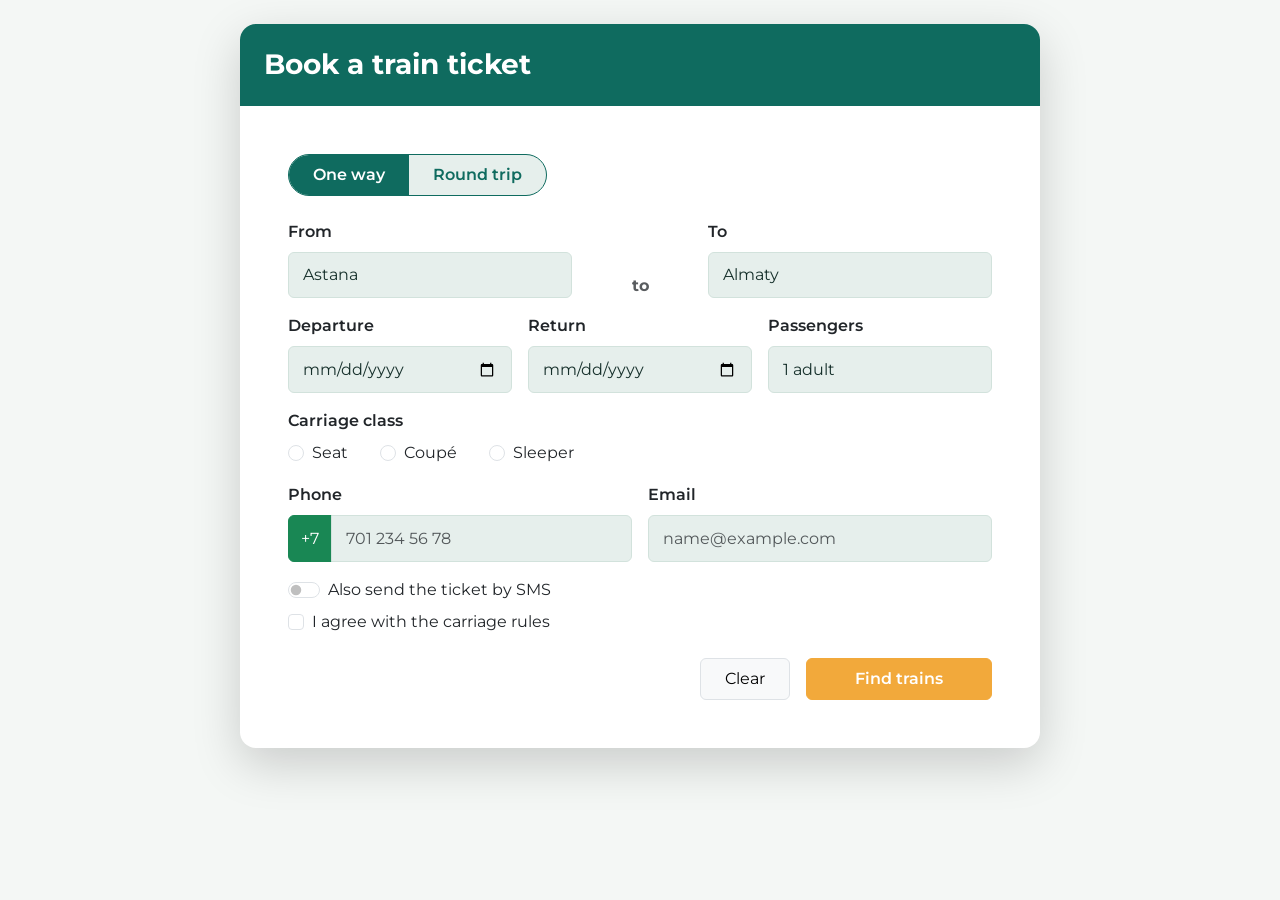
<file: index.html>
<!DOCTYPE html>
<html lang="en">
<head>
    <meta charset="UTF-8">
    <meta name="viewport" content="width=device-width, initial-scale=1">
    <title>Qosshy alga 03</title>
    <link rel="preconnect" href="https://fonts.googleapis.com">
    <link rel="preconnect" href="https://fonts.gstatic.com" crossorigin>
    <link href="https://fonts.googleapis.com/css2?family=Montserrat:wght@400;500;600;700&display=swap" rel="stylesheet">
    <link href="https://cdn.jsdelivr.net/npm/bootstrap@5.3.3/dist/css/bootstrap.min.css" rel="stylesheet" integrity="sha384-QWTKZyjpPEjISv5WaRU9OFeRpok6YctnYmDr5pNlyT2bRjXh0JMhjY6hW+ALEwIH" crossorigin="anonymous">
    <link rel="stylesheet" href="css/style.css">
</head>
<body>
<div class="container my-4 rounded-4 shadow-lg p-0 overflow-hidden">
    <div class="title text-white p-4">
        <h1 class="h3 mb-0 fw-bold">Book a train ticket</h1>
    </div>
    <div class="form-wrapper p-4 p-md-5">
        <form>
            <div class="mb-4">
                <div class="btn-group trip-type-group rounded-pill" role="group" aria-label="Trip type" style="background-color: #E6EFEC;">
                    <input type="radio" class="btn-check" name="tripType" id="oneway" autocomplete="off" checked>
                    <label class="btn px-4 py-2 rounded-pill" for="oneway">One way</label>

                    <input type="radio" class="btn-check" name="tripType" id="roundtrip" autocomplete="off">
                    <label class="btn px-4 py-2 rounded-pill" for="roundtrip">Round trip</label>
                </div>
            </div>

            <div class="row mb-3 g-3 align-items-end">
                <div class="col-12 col-md-5">
                    <label for="from" class="form-label fw-semibold text-dark">From</label>
                    <input type="text" class="form-control" id="from" value="Astana" required>
                </div>
                <div class="col-12 col-md-2 text-center d-none d-md-block text-muted">
                    <span class="fw-bold">to</span>
                </div>
                <div class="col-12 col-md-5">
                    <label for="to" class="form-label fw-semibold text-dark">To</label>
                    <input type="text" class="form-control" id="to" value="Almaty" required>
                </div>
            </div>

            <div class="row mb-3 g-3">
                <div class="col-12 col-md-4">
                    <label for="departure" class="form-label fw-semibold text-dark">Departure</label>
                    <input type="date" class="form-control" id="departure" required>
                </div>

                <div class="col-12 col-md-4">
                    <label for="return" class="form-label fw-semibold text-dark">Return</label>
                    <input type="date" class="form-control" id="return" required>
                </div>

                <div class="col">
                    <label for="passengers" class="form-label fw-semibold text-dark">Passengers</label>
                    <select class="form-select" id="passengers">
                        <option selected>1 adult</option>
                        <option>2 adults</option>
                        <option>3 adults</option>
                        <option>4 adults</option>
                        <option>5 adults</option>
                        <option>6 adults</option>
                    </select>
                </div>
            </div>

            <div class="mb-3">
                <label class="form-label fw-semibold d-block text-dark">Carriage class</label>
                <div class="row g-2">
                    <div class="col-auto me-4">
                        <div class="form-check">
                            <input type="radio" id="seat" class="form-check-input" name="carriageClass" required>
                            <label for="seat" class="form-check-label text-dark">Seat</label>
                        </div>
                    </div>
                    <div class="col-auto me-4">
                        <div class="form-check">
                            <input type="radio" id="coupe" class="form-check-input" name="carriageClass" required>
                            <label for="coupe" class="form-check-label text-dark">Coupé</label>
                        </div>
                    </div>
                    <div class="col-auto">
                        <div class="form-check">
                            <input type="radio" id="sleeper" class="form-check-input" name="carriageClass" required>
                            <label for="sleeper" class="form-check-label text-dark">Sleeper</label>
                        </div>
                    </div>
                </div>
            </div>

            <div class="row mb-3 g-3">
                <div class="col-12 col-md-6">
                    <label for="phone" class="form-label fw-semibold text-dark">Phone</label>
                    <div class="input-group">
                        <span class="input-group-text bg-success text-white border-success">+7</span>
                        <input type="tel" class="form-control" id="phone" placeholder="701 234 56 78" required>
                    </div>
                </div>

                <div class="col-12 col-md-6">
                    <label for="email" class="form-label fw-semibold text-dark">Email</label>
                    <input type="text" class="form-control" id="email" placeholder="name@example.com" required>
                </div>
            </div>

            <div class="mb-4">
                <div class="form-check form-switch mb-2">
                    <input class="form-check-input" type="checkbox" role="switch" id="switchStandard">
                    <label class="form-check-label text-dark" for="switchStandard">Also send the ticket by SMS</label>
                </div>
                <div class="form-check">
                    <input class="form-check-input" type="checkbox" id="rulesAgreement" required>
                    <label class="form-check-label text-dark" for="rulesAgreement">I agree with the carriage rules</label>
                </div>
            </div>

            <div class="d-flex flex-column flex-md-row gap-3 justify-content-end">
                <button type="reset" class="btn btn-light border px-4 py-2 order-2 order-md-1">Clear</button>
                <button type="submit" class="btn btn-warning text-white fw-semibold px-5 py-2 order-1 order-md-2 btn-submit">Find trains</button>
            </div>

        </form>
    </div>
</div>

<script src="https://cdn.jsdelivr.net/npm/bootstrap@5.3.3/dist/js/bootstrap.bundle.min.js" integrity="sha384-YvpcrYf0tY3lHB60NNkmXc5s9fDVZLESaAA55NDzOxhy9GkcIdslK1eN7N6jIeHz" crossorigin="anonymous"></script>
</body>
</html>
</file>
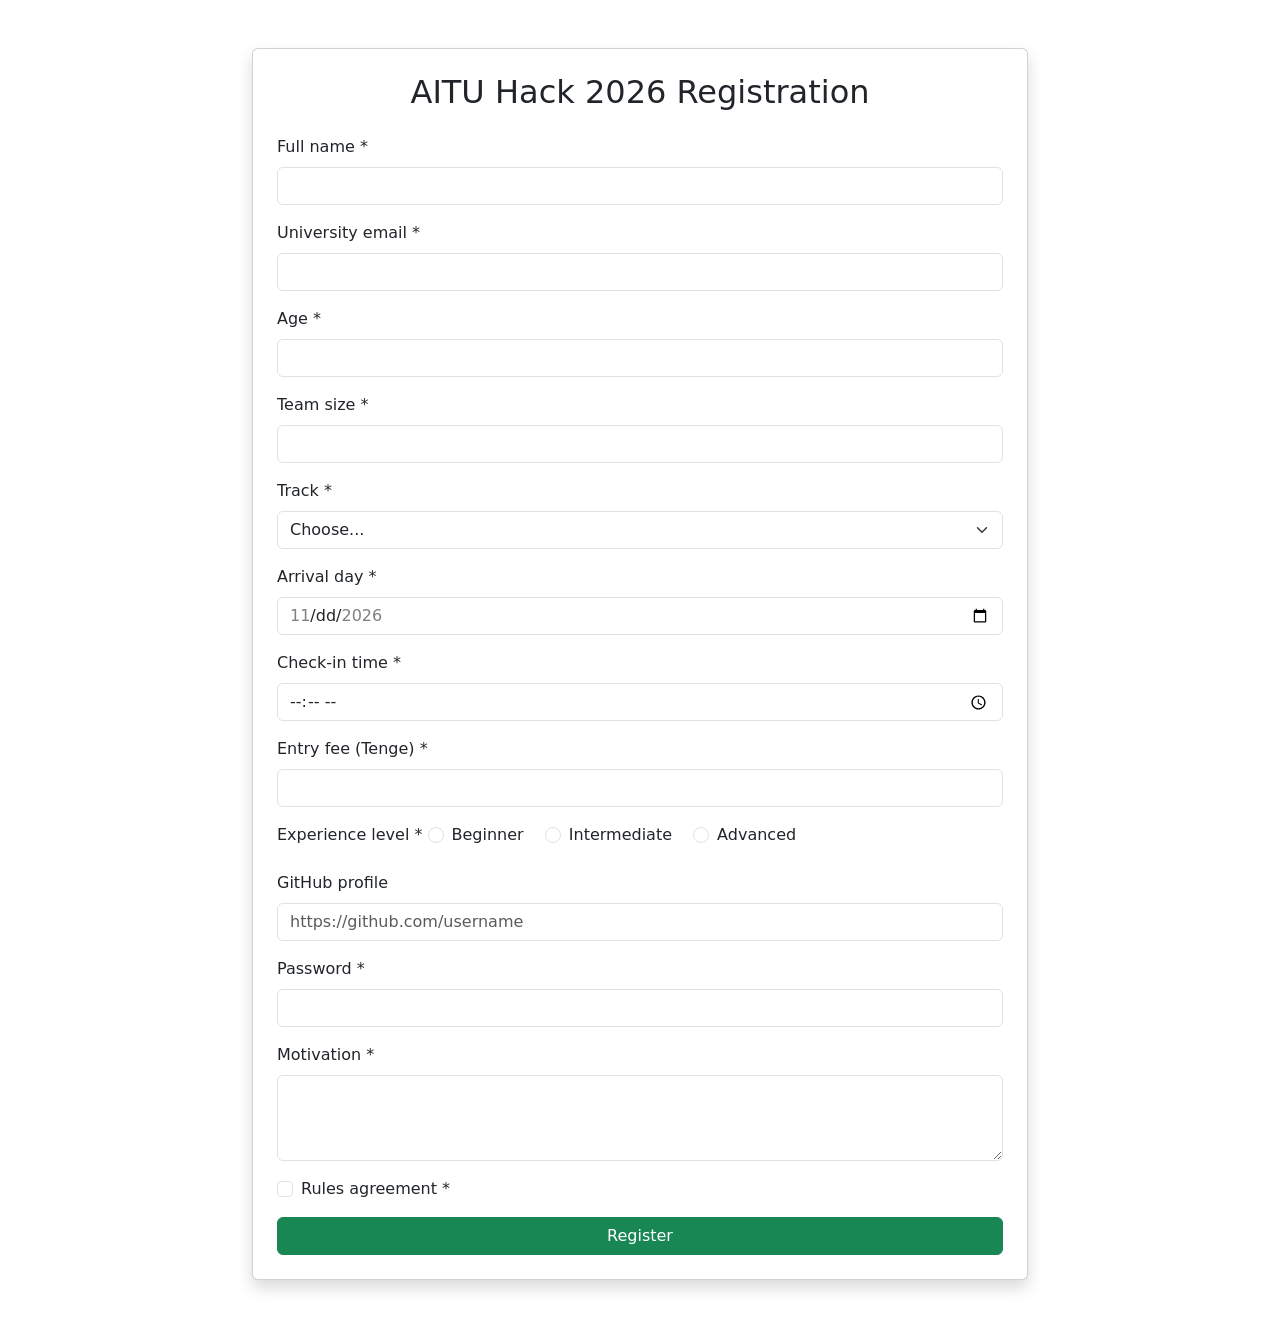
<file: task2.html>
<!DOCTYPE html>
<html lang="en">
<head>
    <meta charset="UTF-8">
    <meta name="viewport" content="width=device-width, initial-scale=1">
    <title>AITU Hack 2026 - Registration</title>
    <link href="https://cdn.jsdelivr.net/npm/bootstrap@5.3.3/dist/css/bootstrap.min.css" rel="stylesheet">
    <style>
        input:user-invalid ~ .invalid-feedback,
        select:user-invalid ~ .invalid-feedback,
        textarea:user-invalid ~ .invalid-feedback {
            display: block;
        }
    </style>
</head>
<body>
    <div class="container my-5" style="max-width: 800px;">
        <div class="card shadow p-4">
            <h2 class="mb-4 text-center">AITU Hack 2026 Registration</h2>
            <form>
                <div class="mb-3">
                    <label class="form-label">Full name *</label>
                    <input type="text" class="form-control" minlength="2" maxlength="40" required>
                    <div class="invalid-feedback">Name must be between 2 and 40 characters.</div>
                </div>
                <div class="mb-3">
                    <label class="form-label">University email *</label>
                    <input type="email" class="form-control" required>
                    <div class="invalid-feedback">Please enter a valid email address.</div>
                </div>
                <div class="mb-3">
                    <label class="form-label">Age *</label>
                    <input type="number" class="form-control" min="16" max="30" step="1" required>
                    <div class="invalid-feedback">Age must be a whole number between 16 and 30.</div>
                </div>
                <div class="mb-3">
                    <label class="form-label">Team size *</label>
                    <input type="number" class="form-control" min="1" max="4" step="1" required>
                    <div class="invalid-feedback">Team size must be from 1 to 4 members.</div>
                </div>
                <div class="mb-3">
                    <label class="form-label">Track *</label>
                    <select class="form-select" required>
                        <option value="" selected disabled>Choose...</option>
                        <option value="Web">Web</option>
                        <option value="Mobile">Mobile</option>
                        <option value="AI">AI</option>
                        <option value="GameDev">GameDev</option>
                    </select>
                    <div class="invalid-feedback">Please select a track.</div>
                </div>
                <div class="mb-3">
                    <label class="form-label">Arrival day *</label>
                    <input type="date" class="form-control" min="2026-11-20" max="2026-11-22" required>
                    <div class="invalid-feedback">Arrival must be between 20 and 22 November 2026.</div>
                </div>
                <div class="mb-3">
                    <label class="form-label">Check-in time *</label>
                    <input type="time" class="form-control" min="09:00" max="18:00" step="1800" required>
                    <div class="invalid-feedback">Time must be between 09:00 and 18:00, every 30 minutes.</div>
                </div>
                <div class="mb-3">
                    <label class="form-label">Entry fee (Tenge) *</label>
                    <input type="number" class="form-control" min="0" max="500" step="500" required>
                    <div class="invalid-feedback">Fee must be between 0 and 5000 in steps of 500.</div>
                </div>
                <div class="mb-3">
                    <label class="form-label">Experience level *</label>
                    <div class="form-check form-check-inline">
                        <input class="form-check-input" type="radio" name="experience" id="exp1" required>
                        <label class="form-check-label" for="exp1">Beginner</label>
                    </div>
                    <div class="form-check form-check-inline">
                        <input class="form-check-input" type="radio" name="experience" id="exp2">
                        <label class="form-check-label" for="exp2">Intermediate</label>
                    </div>
                    <div class="form-check form-check-inline">
                        <input class="form-check-input" type="radio" name="experience" id="exp3">
                        <label class="form-check-label" for="exp3">Advanced</label>
                    </div>
                </div>
                <div class="mb-3">
                    <label class="form-label">GitHub profile</label>
                    <input type="url" class="form-control" placeholder="https://github.com/username">
                    <div class="invalid-feedback">Please enter a valid full URL (e.g. https://github.com/...).</div>
                </div>
                <div class="mb-3">
                    <label class="form-label">Password *</label>
                    <input type="password" class="form-control" minlength="8" maxlength="20" required>
                    <div class="invalid-feedback">Password must be from 8 to 20 characters long.</div>
                </div>
                <div class="mb-3">
                    <label class="form-label">Motivation *</label>
                    <textarea class="form-control" minlength="50" maxlength="300" rows="3" required></textarea>
                    <div class="invalid-feedback">Motivation must be between 50 and 300 characters.</div>
                </div>
                <div class="mb-3 form-check">
                    <input type="checkbox" class="form-check-input" id="rules" required>
                    <label class="form-check-label" for="rules">Rules agreement *</label>
                    <div class="invalid-feedback">You must agree to the rules.</div>
                </div>

                <button type="submit" class="btn btn-success w-100">Register</button>
            </form>
        </div>
    </div>
</body>
</html>
</file>
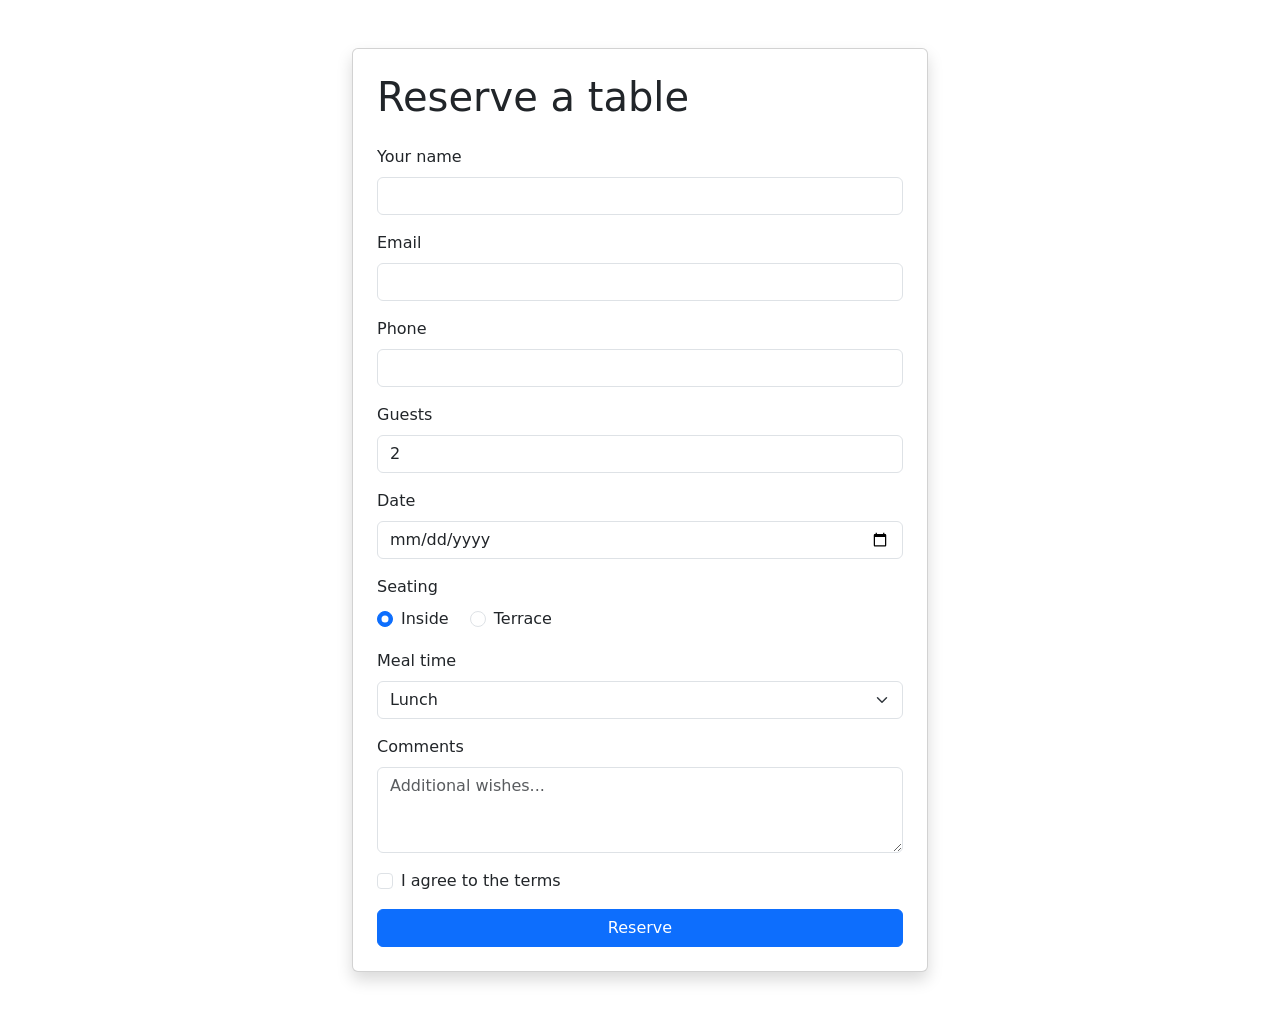
<file: task3.html>
<!DOCTYPE html>
<html lang="en">
<head>
    <meta charset="UTF-8">
    <meta name="viewport" content="width=device-width, initial-scale=1">
    <title>task3</title>
    <link href="https://cdn.jsdelivr.net/npm/bootstrap@5.3.3/dist/css/bootstrap.min.css" rel="stylesheet">
</head>
<body>
    <div class="container my-5" style="max-width: 600px;">
        <div class="card shadow p-4">
            <h1 class="mb-4">Reserve a table</h1>
            <form>
                <div class="mb-3">
                    <label for="name" class="form-label">Your name</label>
                    <input type="text" class="form-control" id="name" required>
                </div>
                <div class="mb-3">
                    <label for="email" class="form-label">Email</label>
                    <input type="email" class="form-control" id="email" required>
                </div>
                <div class="mb-3">
                    <label for="phone" class="form-label">Phone</label>
                    <input type="tel" class="form-control" id="phone" required>
                </div>
                <div class="mb-3">
                    <label for="guests" class="form-label">Guests</label>
                    <input type="number" class="form-control" id="guests" min="1" max="20" value="2" required>
                </div>
                <div class="mb-3">
                    <label for="reservation-date" class="form-label">Date</label>
                    <input type="date" class="form-control" id="reservation-date" required>
                </div>
                <div class="mb-3">
                    <label class="form-label d-block">Seating</label>
                    <div class="form-check form-check-inline">
                        <input class="form-check-input" type="radio" name="seating" id="seating-inside" checked required>
                        <label class="form-check-label" for="seating-inside">Inside</label>
                    </div>
                    <div class="form-check form-check-inline">
                        <input class="form-check-input" type="radio" name="seating" id="seating-terrace" required>
                        <label class="form-check-label" for="seating-terrace">Terrace</label>
                    </div>
                </div>
                <div class="mb-3">
                    <label for="meal-time" class="form-label">Meal time</label>
                    <select class="form-select" id="meal-time">
                        <option>Lunch</option>
                        <option>Dinner</option>
                    </select>
                </div>
                <div class="mb-3">
                    <label for="comments" class="form-label">Comments</label>
                    <textarea class="form-control" id="comments" rows="3" placeholder="Additional wishes..."></textarea>
                </div>
                <div class="mb-3 form-check">
                    <input type="checkbox" class="form-check-input" id="terms" required>
                    <label class="form-check-label" for="terms">I agree to the terms</label>
                </div>
                <button type="submit" class="btn btn-primary w-100">Reserve</button>
            </form>
        </div>
    </div>
</body>
</html>
</file>
<file: css/style.css>
body {
    background: #F4F7F5;
    font-family: 'Montserrat', sans-serif;
}

.container {
    background: #fff;
    max-width: 800px;
}

.title {
    background: #0F6B5F;
}

.form-control, .form-select {
    background: #E6EFEC;
    border-color: #D2E2DC;
    padding: .65rem .9rem;
    color: #16302B;
}

.form-control:focus, .form-select:focus {
    background: #fff;
    border-color: #0F6B5F;
    box-shadow: 0 0 0 0.25rem rgba(15, 107, 95, 0.15);
}

.trip-type-group {
    display: inline-flex;
    overflow: hidden;
    border: 1px solid #0F6B5F;
    border-radius: 50rem;
    background: #fff;
}

.trip-type-group .btn {
    color: #0F6B5F;
    background: transparent;
    font-weight: 600;
    border: none !important;
    border-radius: 0 !important;
    box-shadow: none !important;
    transition: background-color 0.2s ease;
}

.trip-type-group label[for="roundtrip"] {
    border-left: 1px solid #0F6B5F !important;
}

.trip-type-group .btn-check:checked + .btn {
    color: #fff;
    background: #0F6B5F;
}

.form-check-input:checked {
    background-color: #0F6B5F;
    border-color: #0F6B5F;
}

.form-switch .form-check-input:checked {
    background-color: #0F6B5F;
    border-color: #0F6B5F;
}

.btn-warning:hover {
    background-color: #df9831 !important;
    border-color: #df9831 !important;
}

.btn-submit {
    background: #F2A93B;
    border-color: #F2A93B;
}

@media (max-width: 700px) {
    .trip-type-wrapper {
        width: 100%;
    }

    .trip-type-group {
        display: flex;
        width: 100%;
    }

    .trip-type-group .btn {
        flex: 1;
    }
}
</file>
